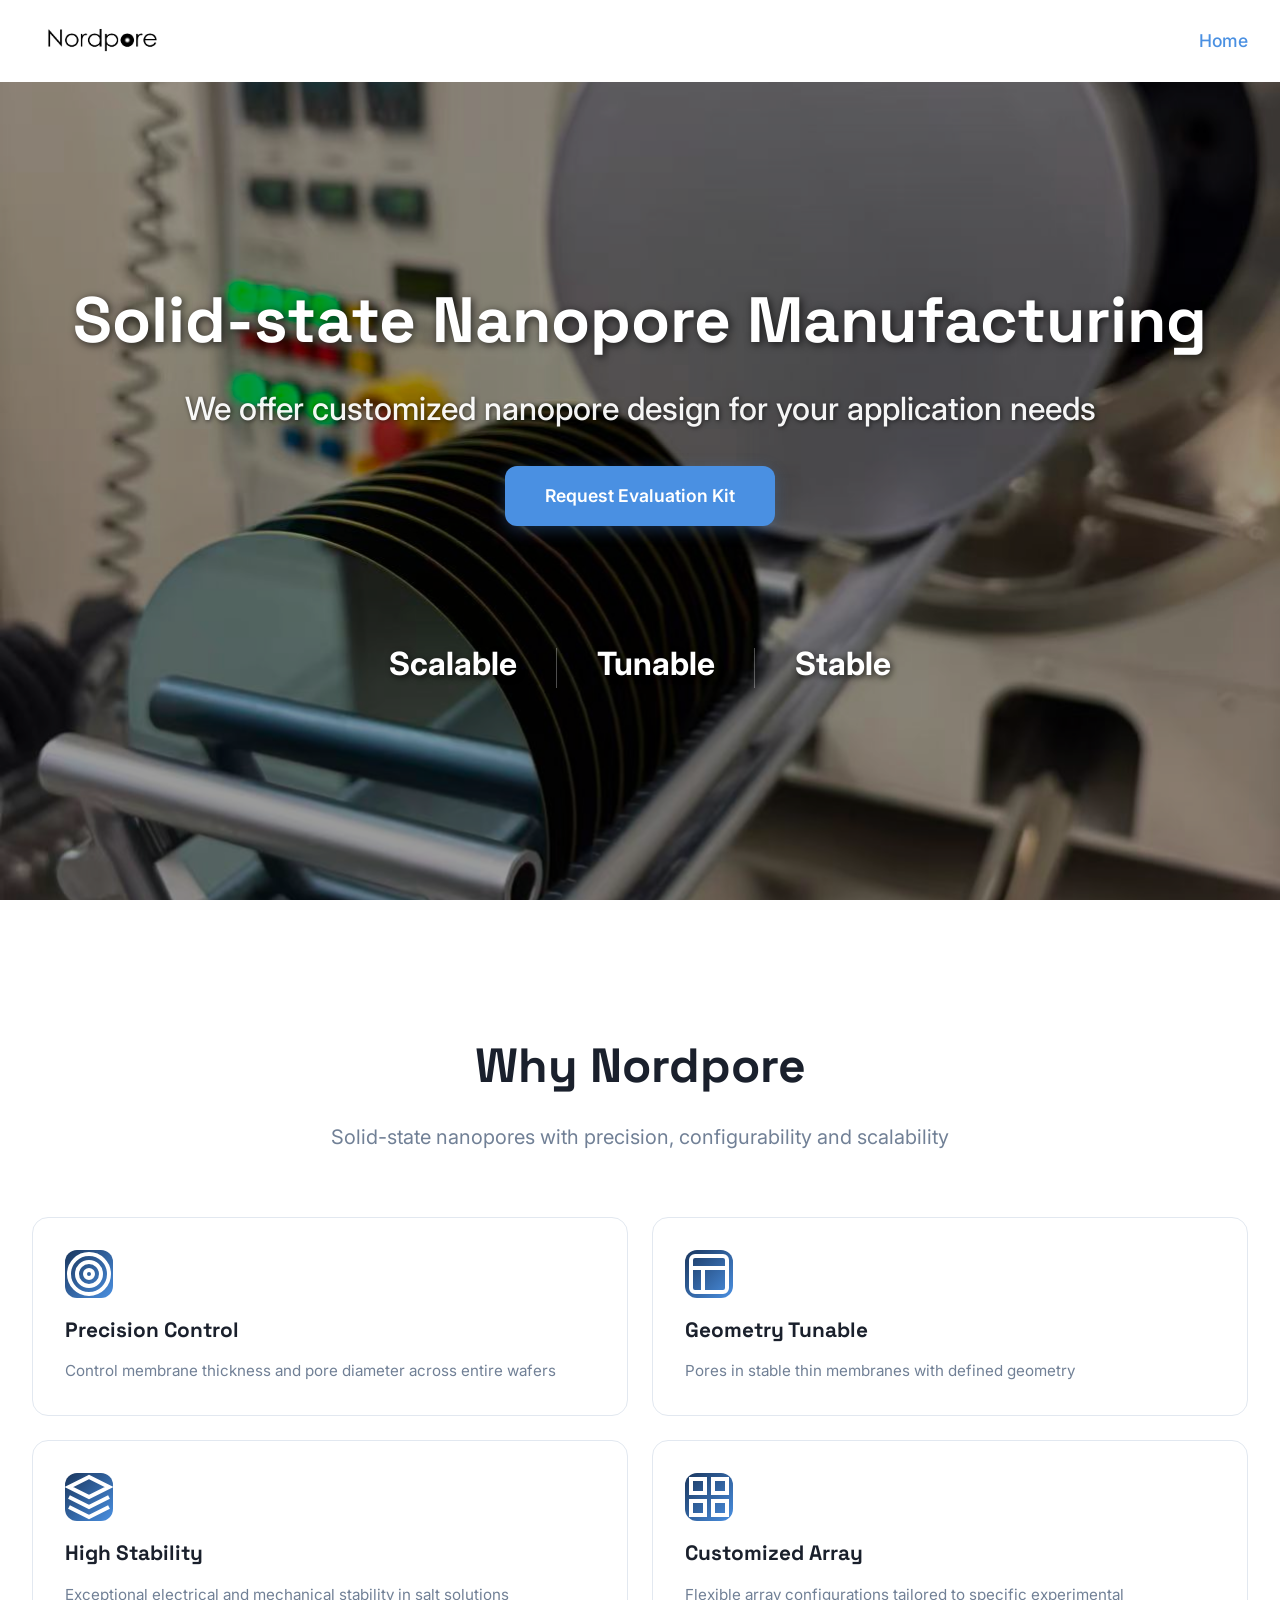
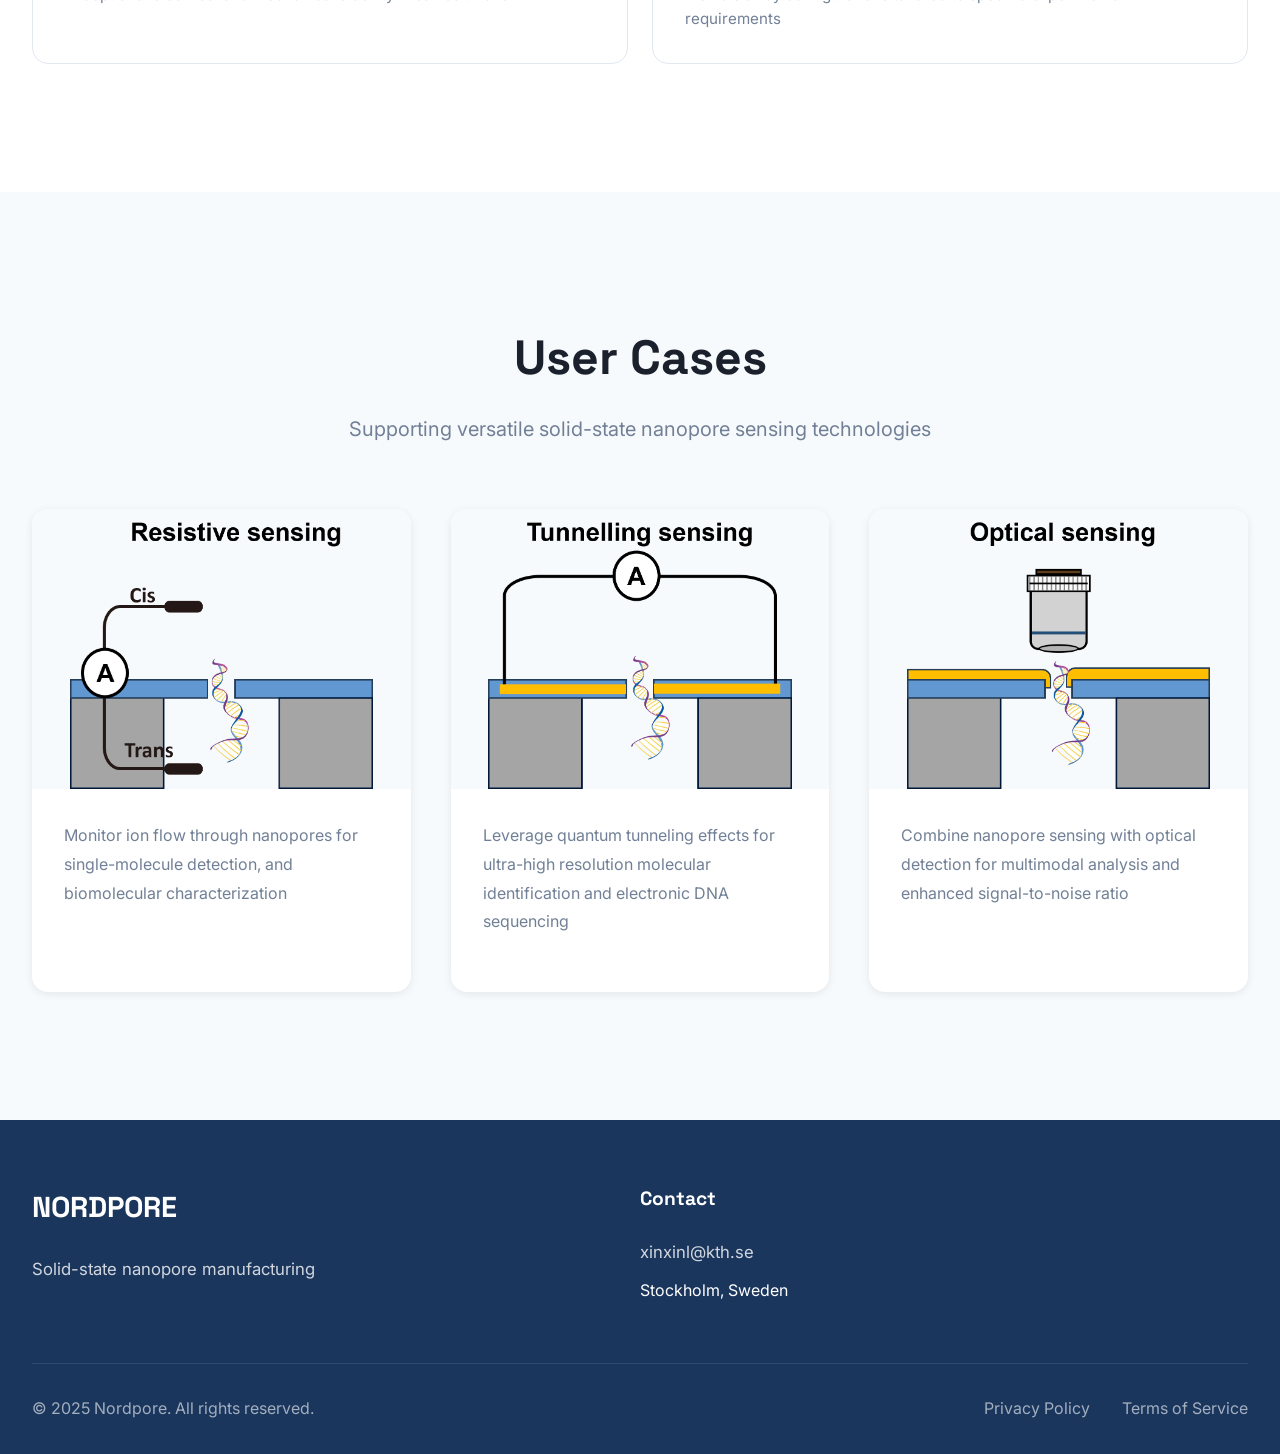
<file: index.html>
<!DOCTYPE html>
<html lang="en">
<head>
    <meta charset="UTF-8">
    <meta name="viewport" content="width=device-width, initial-scale=1.0">
    <title>Nordpore - Solid-state Nanopore Manufacturing</title>
    <link rel="stylesheet" href="styles/main.css">
    <link rel="preconnect" href="https://fonts.googleapis.com">
    <link rel="preconnect" href="https://fonts.gstatic.com" crossorigin>
    <link href="https://fonts.googleapis.com/css2?family=Inter:wght@300;400;500;600;700&family=Space+Grotesk:wght@500;600;700&display=swap" rel="stylesheet">
</head>
<body>
    <!-- Navigation -->
    <nav class="navbar">
        <div class="container">
            <div class="nav-wrapper">
                <a href="index.html" class="logo">
                    <img src="images/logo.png" alt="Nordpore Logo" class="logo-image">
                </a>
                <ul class="nav-menu" id="navMenu">
                    <li><a href="index.html" class="active">Home</a></li>
                </ul>
                <div class="hamburger" id="hamburger">
                    <span></span>
                    <span></span>
                    <span></span>
                </div>
            </div>
        </div>
    </nav>

    <!-- Hero Section -->
    <section class="hero">
        <!-- Background Carousel -->
        <div class="hero-carousel">
            <div class="hero-carousel-slide active">
                <img src="images/carousel-1.jpg" alt="Nordpore Facility">
            </div>
            <div class="hero-carousel-slide">
                <img src="images/carousel-3.jpg" alt="Nordpore Technology">
            </div>
            <div class="hero-carousel-slide">
                <img src="images/flowcell.jpg" alt="Nordpore Flowcell">
            </div>
            <div class="hero-carousel-overlay"></div>
        </div>
        
        <div class="container">
            <div class="hero-content">
                <h1 class="hero-title">Solid-state Nanopore Manufacturing</h1>
                <p class="hero-subtitle-large">We offer customized nanopore design for your application needs</p>
                <div class="hero-buttons">
                    <a href="mailto:xinxinl@kth.se" class="btn btn-primary">Request Evaluation Kit</a>
                </div>
                <div class="hero-stats">
                    <div class="stat-item">
                        <div class="stat-number">Scalable</div>
                    </div>
                    <div class="stat-item">
                        <div class="stat-number">Tunable</div>
                    </div>
                    <div class="stat-item">
                        <div class="stat-number">Stable</div>
                    </div>
                </div>
            </div>
        </div>
    </section>

    <!-- Features Section -->
    <section class="features">
        <div class="container">
            <div class="section-header">
                <h2>Why Nordpore</h2>
                <p>Solid-state nanopores with precision, configurability and scalability</p>
            </div>
            <div class="features-grid">
                <div class="feature-card">
                    <div class="feature-icon">
                        <svg width="48" height="48" viewBox="0 0 24 24" fill="none" stroke="currentColor" stroke-width="2">
                            <circle cx="12" cy="12" r="10"></circle>
                            <circle cx="12" cy="12" r="6"></circle>
                            <circle cx="12" cy="12" r="2"></circle>
                        </svg>
                    </div>
                    <h3>Precision Control</h3>
                    <p>Control membrane thickness and pore diameter across entire wafers</p>
                </div>
                <div class="feature-card">
                    <div class="feature-icon">
                        <svg width="48" height="48" viewBox="0 0 24 24" fill="none" stroke="currentColor" stroke-width="2">
                            <rect x="3" y="3" width="18" height="18" rx="2"></rect>
                            <path d="M3 9h18M9 21V9"></path>
                        </svg>
                    </div>
                    <h3>Geometry Tunable</h3>
                    <p>Pores in stable thin membranes with defined geometry</p>
                </div>
                <div class="feature-card">
                    <div class="feature-icon">
                        <svg width="48" height="48" viewBox="0 0 24 24" fill="none" stroke="currentColor" stroke-width="2">
                            <path d="M12 2L2 7l10 5 10-5-10-5z"></path>
                            <path d="M2 17l10 5 10-5"></path>
                            <path d="M2 12l10 5 10-5"></path>
                        </svg>
                    </div>
                    <h3>High Stability</h3>
                    <p>Exceptional electrical and mechanical stability in salt solutions</p>
                </div>
                <div class="feature-card">
                    <div class="feature-icon">
                        <svg width="48" height="48" viewBox="0 0 24 24" fill="none" stroke="currentColor" stroke-width="2">
                            <rect x="3" y="3" width="7" height="7"></rect>
                            <rect x="14" y="3" width="7" height="7"></rect>
                            <rect x="14" y="14" width="7" height="7"></rect>
                            <rect x="3" y="14" width="7" height="7"></rect>
                        </svg>
                    </div>
                    <h3>Customized Array</h3>
                    <p>Flexible array configurations tailored to specific experimental requirements</p>
                </div>
            </div>
        </div>
    </section>

    <!-- Use Cases Section -->
    <section class="applications">
        <div class="container">
            <div class="section-header">
                <h2>User Cases</h2>
                <p>Supporting versatile solid-state nanopore sensing technologies</p>
            </div>
            <div class="applications-grid">
                <div class="application-card">
                    <div class="application-image">
                        <img src="images/resistive.png" alt="Ionic Current Sensing">
                    </div>
                    <div class="application-content">
                        <p>Monitor ion flow through nanopores for single-molecule detection, and biomolecular characterization</p>
                    </div>
                </div>
                <div class="application-card">
                    <div class="application-image">
                        <img src="images/tunnel.png" alt="Tunneling Current Sensing">
                    </div>
                    <div class="application-content">
                        <p>Leverage quantum tunneling effects for ultra-high resolution molecular identification and electronic DNA sequencing</p>
                    </div>
                </div>
                <div class="application-card">
                    <div class="application-image">
                        <img src="images/optical.png" alt="Optical Readout">
                    </div>
                    <div class="application-content">
                        <p>Combine nanopore sensing with optical detection for multimodal analysis and enhanced signal-to-noise ratio</p>
                    </div>
                </div>
            </div>
        </div>
    </section>

    <!-- Footer -->
    <footer class="footer">
        <div class="container">
            <div class="footer-grid">
                <div class="footer-column">
                    <h3 class="footer-logo">NORDPORE</h3>
                    <p>Solid-state nanopore manufacturing</p>
                </div>
                <div class="footer-column">
                    <h4>Contact</h4>
                    <ul>
                        <li><a href="mailto:xinxinl@kth.se">xinxinl@kth.se</a></li>
                        <li>Stockholm, Sweden</li>
                    </ul>
                </div>
            </div>
            <div class="footer-bottom">
                <p>&copy; 2025 Nordpore. All rights reserved.</p>
                <div class="footer-links">
                    <a href="#">Privacy Policy</a>
                    <a href="#">Terms of Service</a>
                </div>
            </div>
        </div>
    </footer>

    <script src="scripts/main.js"></script>
</body>
</html>
</file>
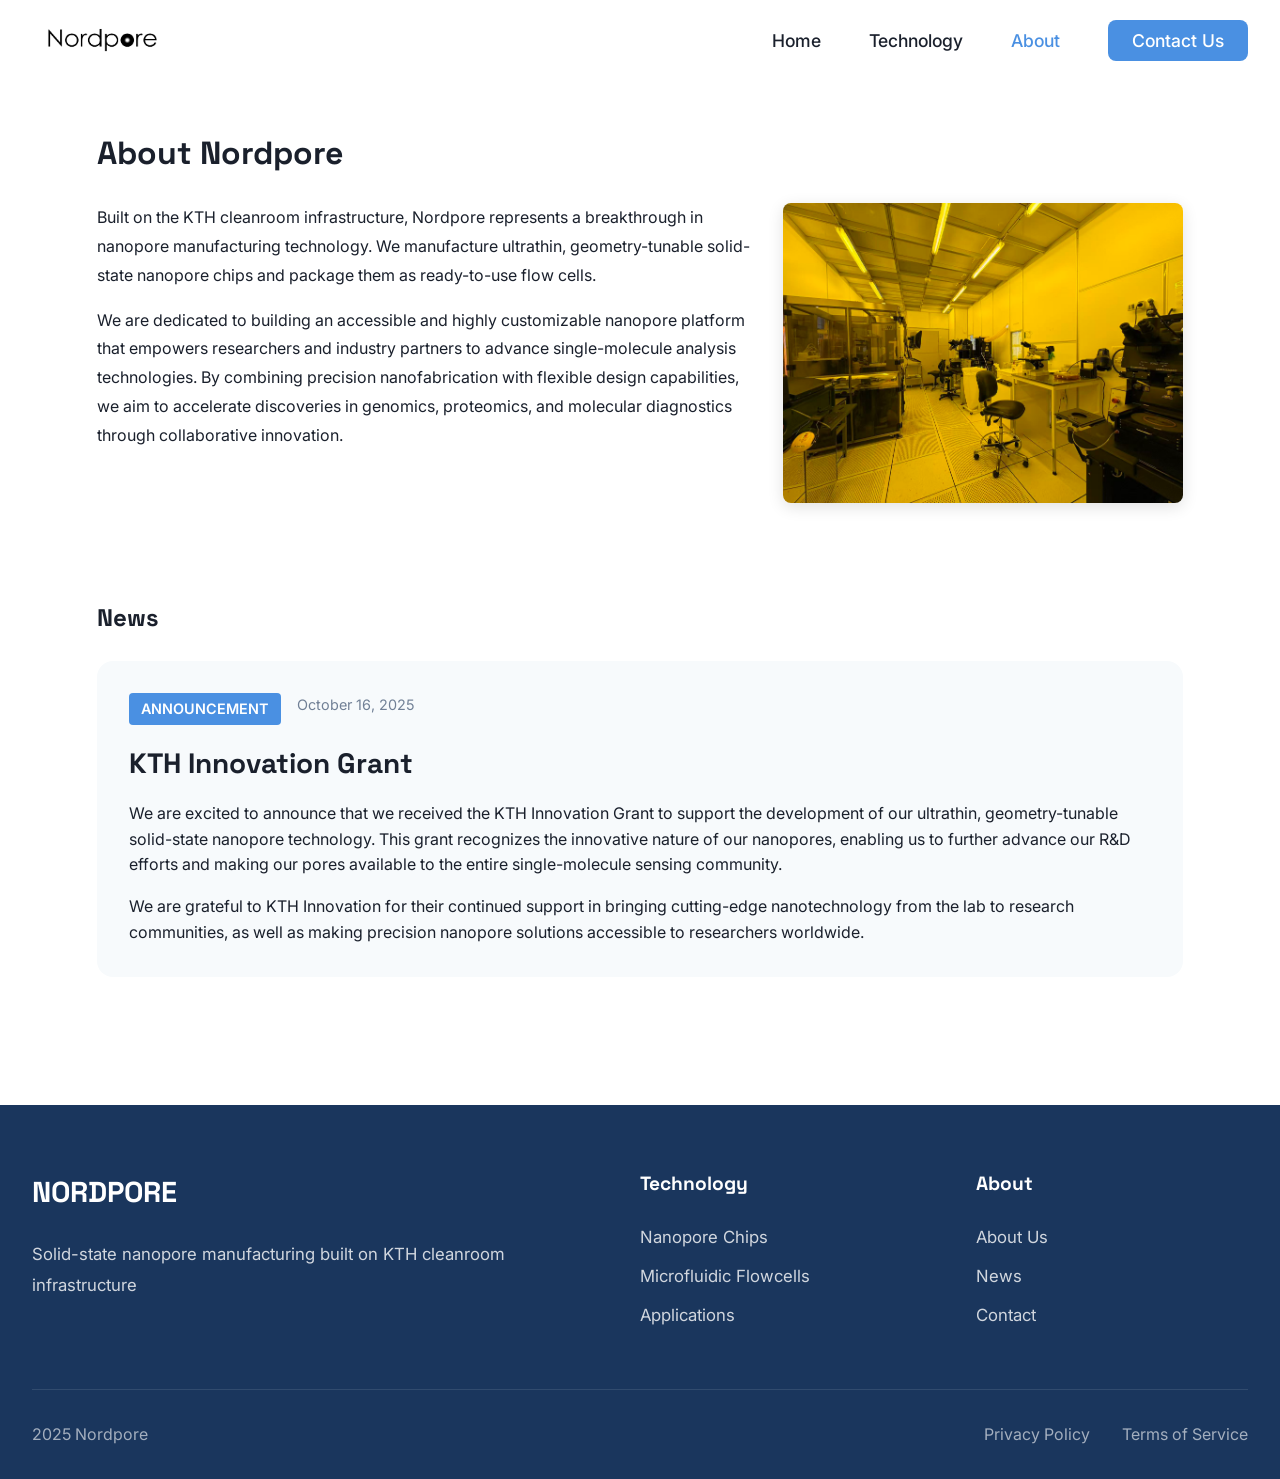
<file: about.html>
<!DOCTYPE html>
<html lang="en">
<head>
    <meta charset="UTF-8">
    <meta name="viewport" content="width=device-width, initial-scale=1.0">
    <title>About Us - Nordpore</title>
    
    <!-- SEO Meta Tags -->
    <meta name="description" content="Learn about Nordpore's mission to advance nanopore technology. Meet our team of researchers and scientists at KTH Royal Institute of Technology in Stockholm.">
    <meta name="keywords" content="about nordpore, nanopore research, KTH cleanroom, nanopore team, Stockholm biotech">
    
    <!-- Open Graph / Facebook -->
    <meta property="og:type" content="website">
    <meta property="og:url" content="https://www.nordpore.com/about.html">
    <meta property="og:title" content="About Nordpore - Our Mission & Team">
    <meta property="og:description" content="Leading the way in solid-state nanopore manufacturing from KTH Stockholm.">
    <meta property="og:image" content="https://www.nordpore.com/images/company-photo.jpg">
    
    <!-- Twitter -->
    <meta property="twitter:card" content="summary_large_image">
    <meta property="twitter:url" content="https://www.nordpore.com/about.html">
    <meta property="twitter:title" content="About Nordpore - Our Mission & Team">
    <meta property="twitter:description" content="Leading the way in solid-state nanopore manufacturing from KTH Stockholm.">
    <meta property="twitter:image" content="https://www.nordpore.com/images/company-photo.jpg">
    
    <!-- Favicon - 重要：使用绝对路径以便Google抓取 -->
    <link rel="icon" type="image/png" href="/images/icon.png">
    <link rel="shortcut icon" type="image/png" href="/images/icon.png">
    <link rel="icon" type="image/png" sizes="32x32" href="/images/icon.png">
    <link rel="icon" type="image/png" sizes="16x16" href="/images/icon.png">
    <link rel="apple-touch-icon" sizes="180x180" href="/images/icon.png">
    <!-- 备用：传统favicon位置 -->
    <link rel="icon" type="image/x-icon" href="/favicon.ico">
    
    <link rel="stylesheet" href="styles/main.css">
    <link rel="stylesheet" href="styles/pages.css">
    <link rel="preconnect" href="https://fonts.googleapis.com">
    <link rel="preconnect" href="https://fonts.gstatic.com" crossorigin>
    <link href="https://fonts.googleapis.com/css2?family=Inter:wght@300;400;500;600;700&family=Space+Grotesk:wght@500;600;700&display=swap" rel="stylesheet">
    <style>
        /* Responsive styles for About page only */
        @media (max-width: 968px) {
            .about-layout {
                flex-direction: column !important;
                gap: 2rem !important;
            }
            .about-layout img {
                width: 100% !important;
                max-width: 100% !important;
            }
            #news .news-item {
                flex-direction: column !important;
            }
            #news .news-item img {
                width: 100% !important;
            }
        }
    </style>
</head>
<body>
    <!-- Navigation -->
    <nav class="navbar">
        <div class="container">
            <div class="nav-wrapper">
                <a href="index.html" class="logo">
                    <img src="images/logo.png" alt="Nordpore Logo" class="logo-image">
                </a>
                <ul class="nav-menu" id="navMenu">
                    <li><a href="index.html">Home</a></li>
                    <li><a href="technology.html">Technology</a></li>
                    <li><a href="about.html" class="active">About</a></li>
                    <li><a href="contact.html" class="btn-contact">Contact Us</a></li>
                </ul>
                <div class="hamburger" id="hamburger">
                    <span></span>
                    <span></span>
                    <span></span>
                </div>
            </div>
        </div>
    </nav>

    <!-- About Overview -->
    <section class="content-section" style="padding-bottom: 3rem;">
        <div class="container" style="max-width: 1150px;">
            <h2 style="font-size: 2rem; margin-bottom: 1.5rem; color: var(--text-dark); font-family: 'Space Grotesk', sans-serif;">About Nordpore</h2>
            <div class="about-layout" style="display: flex; gap: 2rem; align-items: flex-start;">
                <div style="flex: 1;">
                    <p style="color: var(--text-secondary); margin-bottom: 1rem; line-height: 1.8;">Built on the KTH cleanroom infrastructure, Nordpore represents a breakthrough in nanopore manufacturing technology. We manufacture ultrathin, geometry-tunable solid-state nanopore chips and package them as ready-to-use flow cells.</p>
                    <p style="color: var(--text-secondary); line-height: 1.8;">We are dedicated to building an accessible and highly customizable nanopore platform that empowers researchers and industry partners to advance single-molecule analysis technologies. By combining precision nanofabrication with flexible design capabilities, we aim to accelerate discoveries in genomics, proteomics, and molecular diagnostics through collaborative innovation.</p>
                </div>
                <img src="images/yellowroom.jpg" alt="Cleanroom Manufacturing" style="width: 400px; height: auto; border-radius: 0.5rem; box-shadow: var(--shadow-md); flex-shrink: 0;">
            </div>
        </div>
    </section>

    <!-- News Section -->
    <section class="content-section" style="padding-top: 3rem;" id="news">
        <div class="container" style="max-width: 1150px;">
            <h3 style="font-size: 1.5rem; margin-bottom: 1.5rem; color: var(--text-dark); font-family: 'Space Grotesk', sans-serif;">News</h3>
            <div class="news-item" style="padding: 2rem; background: var(--bg-light); border-radius: 1rem; margin-bottom: 2rem;">
                <div class="news-meta" style="display: flex; gap: 1rem; margin-bottom: 1rem; font-size: 0.9rem;">
                    <span class="news-category" style="background: var(--accent-color); color: white; padding: 0.25rem 0.75rem; border-radius: 4px; font-weight: 600;">ANNOUNCEMENT</span>
                    <span style="color: var(--text-light);">October 16, 2025</span>
                </div>
                <h4 style="font-size: 1.75rem; margin-bottom: 1rem; color: var(--text-dark); font-family: 'Space Grotesk', sans-serif;">KTH Innovation Grant</h4>
                <p style="margin-bottom: 1rem;">We are excited to announce that we received the KTH Innovation Grant to support the development of our ultrathin, geometry-tunable solid-state nanopore technology. This grant recognizes the innovative nature of our nanopores, enabling us to further advance our R&D efforts and making our pores available to the entire single-molecule sensing community.</p>
                <p>We are grateful to KTH Innovation for their continued support in bringing cutting-edge nanotechnology from the lab to research communities, as well as making precision nanopore solutions accessible to researchers worldwide.</p>
            </div>
        </div>
    </section>


    <!-- Footer -->
    <footer class="footer">
        <div class="container">
            <div class="footer-grid">
                <div class="footer-column">
                    <h3 class="footer-logo">NORDPORE</h3>
                    <p>Solid-state nanopore manufacturing built on KTH cleanroom infrastructure</p>
                </div>
                <div class="footer-column">
                    <h4>Technology</h4>
                    <ul>
                        <li><a href="technology.html">Nanopore Chips</a></li>
                        <li><a href="technology.html">Microfluidic Flowcells</a></li>
                        <li><a href="index.html#usecases">Applications</a></li>
                    </ul>
                </div>
                <div class="footer-column">
                    <h4>About</h4>
                    <ul>
                        <li><a href="about.html">About Us</a></li>
                        <li><a href="about.html#news">News</a></li>
                        <li><a href="contact.html">Contact</a></li>
                    </ul>
                </div>
            </div>
            <div class="footer-bottom">
                <p>2025 Nordpore</p>
                <div class="footer-links">
                    <a href="#">Privacy Policy</a>
                    <a href="#">Terms of Service</a>
                </div>
            </div>
        </div>
    </footer>

    <script src="scripts/main.js"></script>
</body>
</html>
</file>
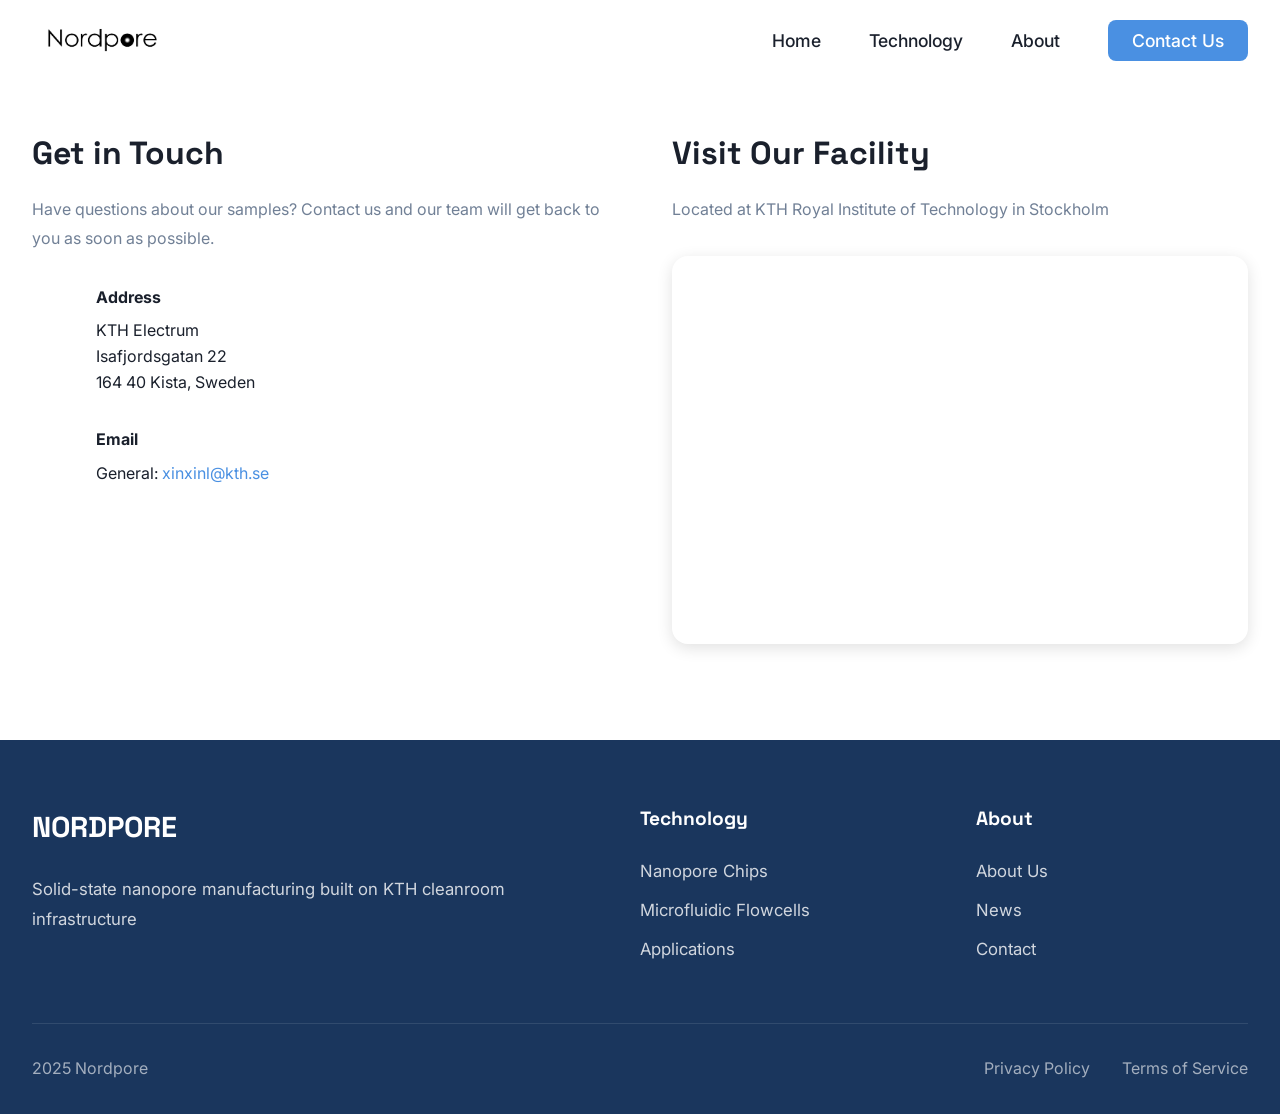
<file: contact.html>
<!DOCTYPE html>
<html lang="en">
<head>
    <meta charset="UTF-8">
    <meta name="viewport" content="width=device-width, initial-scale=1.0">
    <title>Contact Us - Nordpore</title>
    
    <!-- SEO Meta Tags -->
    <meta name="description" content="Contact Nordpore for custom nanopore chip inquiries. Located at KTH MST in Stockholm, Sweden. Email: xinxinl@kth.se">
    <meta name="keywords" content="contact nordpore, nanopore inquiry, KTH Stockholm, nanopore samples">
    
    <!-- Open Graph / Facebook -->
    <meta property="og:type" content="website">
    <meta property="og:url" content="https://www.nordpore.com/contact.html">
    <meta property="og:title" content="Contact Nordpore">
    <meta property="og:description" content="Get in touch with Nordpore for custom nanopore solutions.">
    <meta property="og:image" content="https://www.nordpore.com/images/logo.png">
    
    <!-- Twitter -->
    <meta property="twitter:card" content="summary">
    <meta property="twitter:url" content="https://www.nordpore.com/contact.html">
    <meta property="twitter:title" content="Contact Nordpore">
    <meta property="twitter:description" content="Get in touch with Nordpore for custom nanopore solutions.">
    <meta property="twitter:image" content="https://www.nordpore.com/images/logo.png">
    
    <!-- Favicon - 重要：使用绝对路径以便Google抓取 -->
    <link rel="icon" type="image/png" href="/images/icon.png">
    <link rel="shortcut icon" type="image/png" href="/images/icon.png">
    <link rel="icon" type="image/png" sizes="32x32" href="/images/icon.png">
    <link rel="icon" type="image/png" sizes="16x16" href="/images/icon.png">
    <link rel="apple-touch-icon" sizes="180x180" href="/images/icon.png">
    <!-- 备用：传统favicon位置 -->
    <link rel="icon" type="image/x-icon" href="/favicon.ico">
    
    <link rel="stylesheet" href="styles/main.css">
    <link rel="stylesheet" href="styles/pages.css">
    <link rel="preconnect" href="https://fonts.googleapis.com">
    <link rel="preconnect" href="https://fonts.gstatic.com" crossorigin>
    <link href="https://fonts.googleapis.com/css2?family=Inter:wght@300;400;500;600;700&family=Space+Grotesk:wght@500;600;700&display=swap" rel="stylesheet">
    <style>
        .contact-layout {
            display: grid;
            grid-template-columns: 1fr 1fr;
            gap: 4rem;
            align-items: start;
        }
        
        .contact-info-section, .contact-map-section {
            display: flex;
            flex-direction: column;
        }
        
        .contact-heading {
            font-size: 2rem;
            margin-bottom: 1rem;
            color: var(--text-dark);
            font-family: 'Space Grotesk', sans-serif;
        }
        
        .contact-intro {
            color: var(--text-light);
            margin-bottom: 2rem;
            line-height: 1.8;
        }
        
        .map-container {
            width: 100%;
            border-radius: 1rem;
            overflow: hidden;
            box-shadow: var(--shadow-md);
        }
        
        .contact-email-link {
            color: var(--accent-color);
            text-decoration: none;
        }
        
        .contact-email-link:hover {
            text-decoration: underline;
        }
        
        @media (max-width: 968px) {
            .contact-layout {
                grid-template-columns: 1fr;
                gap: 3rem;
            }
        }
    </style>
</head>
<body>
    <!-- Navigation -->
    <nav class="navbar">
        <div class="container">
            <div class="nav-wrapper">
                <a href="index.html" class="logo">
                    <img src="images/logo.png" alt="Nordpore Logo" class="logo-image">
                </a>
                <ul class="nav-menu" id="navMenu">
                    <li><a href="index.html">Home</a></li>
                    <li><a href="technology.html">Technology</a></li>
                    <li><a href="about.html">About</a></li>
                    <li><a href="contact.html" class="btn-contact active">Contact Us</a></li>
                </ul>
                <div class="hamburger" id="hamburger">
                    <span></span>
                    <span></span>
                    <span></span>
                </div>
            </div>
        </div>
    </nav>

    <!-- Contact Section -->
    <section class="content-section">
        <div class="container">
            <div class="contact-layout">
                <!-- Contact Information -->
                <div class="contact-info-section">
                    <h2 class="contact-heading">Get in Touch</h2>
                    <p class="contact-intro">Have questions about our samples? Contact us and our team will get back to you as soon as possible.</p>
                    
                    <div class="info-item">
                        <div class="info-icon">
                            <svg width="24" height="24" viewBox="0 0 24 24" fill="none" stroke="currentColor" stroke-width="2">
                                <path d="M21 10c0 7-9 13-9 13s-9-6-9-13a9 9 0 0 1 18 0z"></path>
                                <circle cx="12" cy="10" r="3"></circle>
                            </svg>
                        </div>
                        <div class="info-content">
                            <h4>Address</h4>
                            <p>KTH Electrum<br>
                            Isafjordsgatan 22<br>
                            164 40 Kista, Sweden</p>
                        </div>
                    </div>

                    <div class="info-item">
                        <div class="info-icon">
                            <svg width="24" height="24" viewBox="0 0 24 24" fill="none" stroke="currentColor" stroke-width="2">
                                <path d="M4 4h16c1.1 0 2 .9 2 2v12c0 1.1-.9 2-2 2H4c-1.1 0-2-.9-2-2V6c0-1.1.9-2 2-2z"></path>
                                <polyline points="22,6 12,13 2,6"></polyline>
                            </svg>
                        </div>
                        <div class="info-content">
                            <h4>Email</h4>
                            <p>General: <a href="mailto:xinxinl@kth.se" class="contact-email-link">xinxinl@kth.se</a></p>
                        </div>
                    </div>

                </div>

                <!-- Map Section -->
                <div class="contact-map-section">
                    <h2 class="contact-heading">Visit Our Facility</h2>
                    <p class="contact-intro">Located at KTH Royal Institute of Technology in Stockholm</p>
                    <div class="map-container">
                        <!-- Google Maps Embed -->
                        <iframe 
                            src="https://maps.google.com/maps?q=Electrum,+Isafjordsgatan+22,+164+40+Kista,+Sweden&amp;z=15&amp;output=embed"
                            width="100%" 
                            height="380" 
                            style="border:0;" 
                            allowfullscreen="" 
                            loading="lazy" 
                            referrerpolicy="strict-origin-when-cross-origin" title="Map to Electrum, Kista">
                        </iframe>
                    </div>
                </div>
            </div>
        </div>
    </section>

    <!-- Footer -->
    <footer class="footer">
        <div class="container">
            <div class="footer-grid">
                <div class="footer-column">
                    <h3 class="footer-logo">NORDPORE</h3>
                    <p>Solid-state nanopore manufacturing built on KTH cleanroom infrastructure</p>
                </div>
                <div class="footer-column">
                    <h4>Technology</h4>
                    <ul>
                        <li><a href="technology.html">Nanopore Chips</a></li>
                        <li><a href="technology.html">Microfluidic Flowcells</a></li>
                        <li><a href="index.html#usecases">Applications</a></li>
                    </ul>
                </div>
                <div class="footer-column">
                    <h4>About</h4>
                    <ul>
                        <li><a href="about.html">About Us</a></li>
                        <li><a href="about.html#news">News</a></li>
                        <li><a href="contact.html">Contact</a></li>
                    </ul>
                </div>
            </div>
            <div class="footer-bottom">
                <p>2025 Nordpore</p>
                <div class="footer-links">
                    <a href="#">Privacy Policy</a>
                    <a href="#">Terms of Service</a>
                </div>
            </div>
        </div>
    </footer>

    <script src="scripts/main.js"></script>
</body>
</html>
</file>
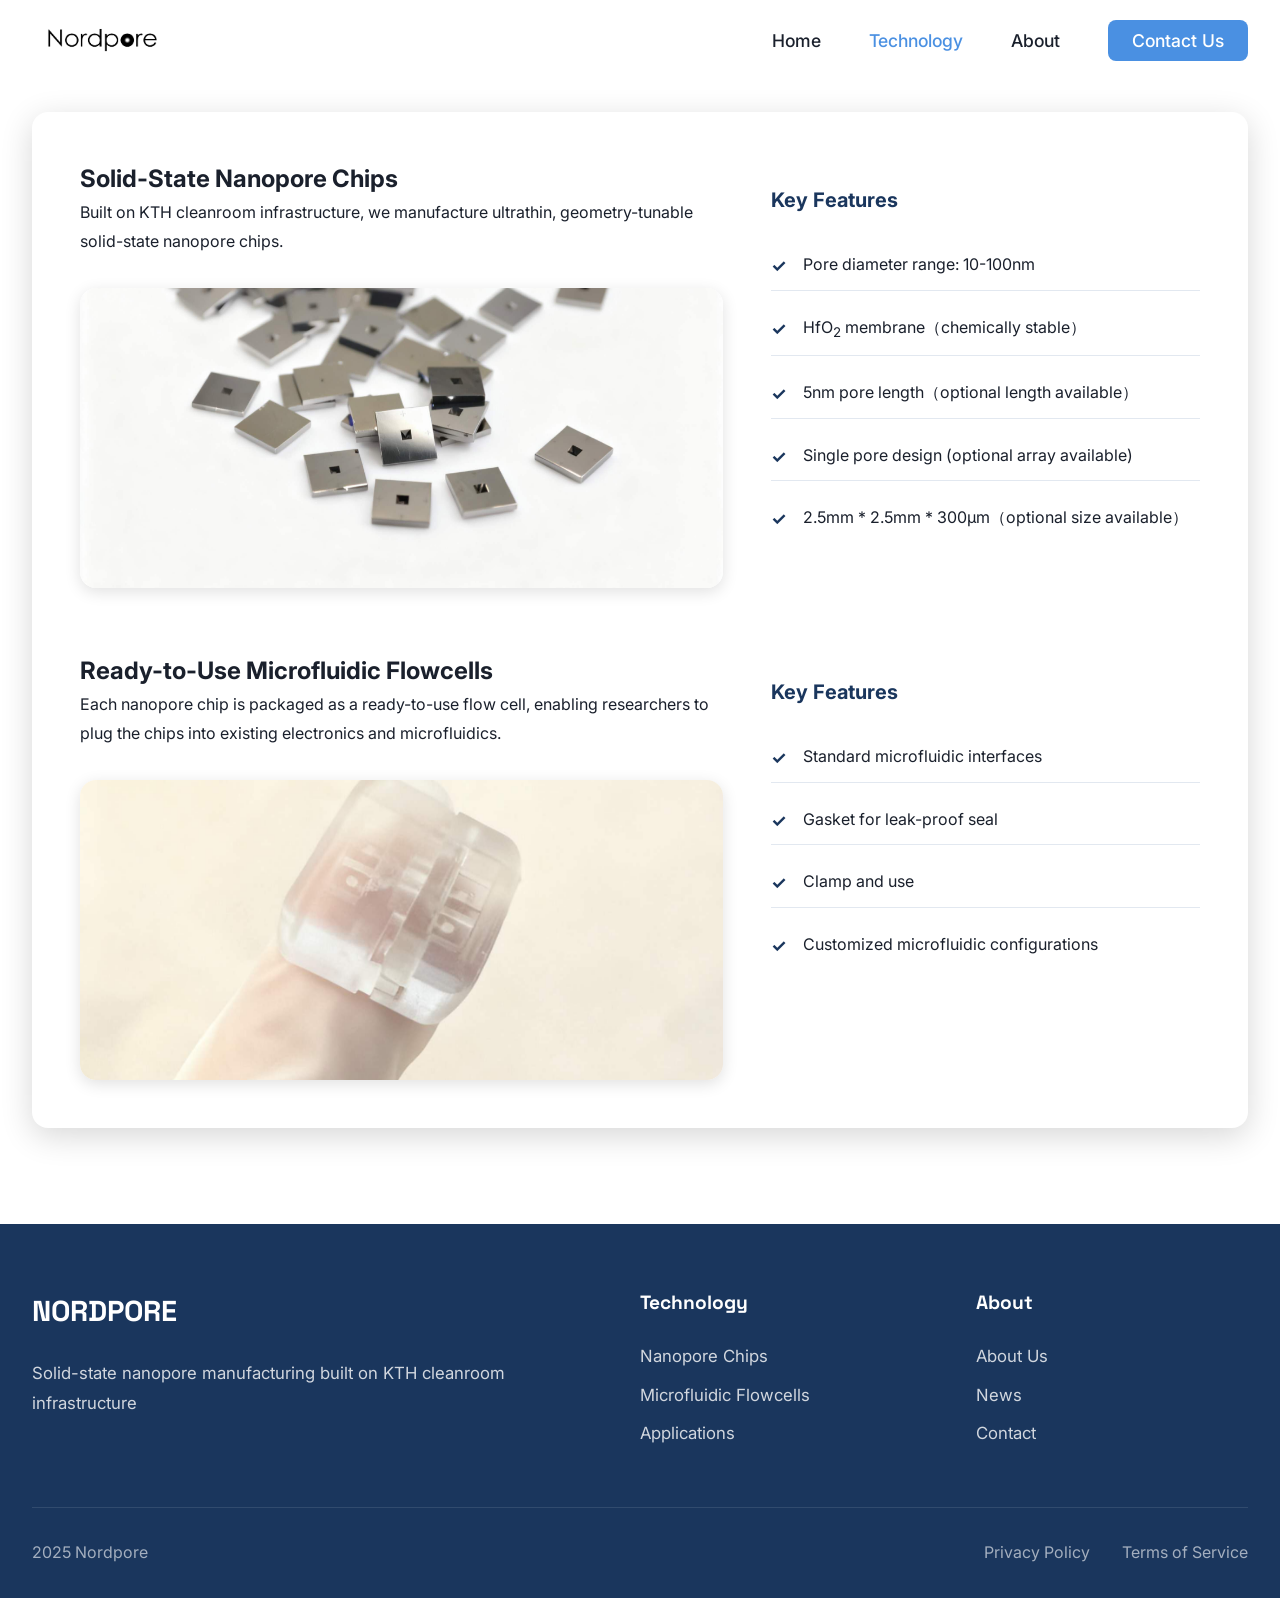
<file: technology.html>
<!DOCTYPE html>
<html lang="en">
<head>
    <meta charset="UTF-8">
    <meta name="viewport" content="width=device-width, initial-scale=1.0">
    <title>Technology - Nordpore Nanopore Chips & Microfluidic Flowcells</title>
    
    <!-- SEO Meta Tags -->
    <meta name="description" content="Explore Nordpore's advanced solid-state nanopore technology. Custom nanopore chips and microfluidic flowcells for ionic current sensing, tunneling current detection, and optical readout applications.">
    <meta name="keywords" content="nanopore technology, microfluidic flowcells, ionic current sensing, tunneling current, optical readout, nanopore chips">
    
    <!-- Open Graph / Facebook -->
    <meta property="og:type" content="website">
    <meta property="og:url" content="https://www.nordpore.com/technology.html">
    <meta property="og:title" content="Nordpore Technology - Advanced Nanopore Solutions">
    <meta property="og:description" content="Custom nanopore chips and microfluidic flowcells for cutting-edge sensing applications.">
    <meta property="og:image" content="https://www.nordpore.com/images/nanopore.png">
    
    <!-- Twitter -->
    <meta property="twitter:card" content="summary_large_image">
    <meta property="twitter:url" content="https://www.nordpore.com/technology.html">
    <meta property="twitter:title" content="Nordpore Technology - Advanced Nanopore Solutions">
    <meta property="twitter:description" content="Custom nanopore chips and microfluidic flowcells for cutting-edge sensing applications.">
    <meta property="twitter:image" content="https://www.nordpore.com/images/nanopore.png">
    
    <!-- Favicon - 重要：使用绝对路径以便Google抓取 -->
    <link rel="icon" type="image/png" href="/images/icon.png">
    <link rel="shortcut icon" type="image/png" href="/images/icon.png">
    <link rel="icon" type="image/png" sizes="32x32" href="/images/icon.png">
    <link rel="icon" type="image/png" sizes="16x16" href="/images/icon.png">
    <link rel="apple-touch-icon" sizes="180x180" href="/images/icon.png">
    <!-- 备用：传统favicon位置 -->
    <link rel="icon" type="image/x-icon" href="/favicon.ico">
    
    <link rel="stylesheet" href="styles/main.css">
    <link rel="stylesheet" href="styles/pages.css">
    <link rel="preconnect" href="https://fonts.googleapis.com">
    <link rel="preconnect" href="https://fonts.gstatic.com" crossorigin>
    <link href="https://fonts.googleapis.com/css2?family=Inter:wght@300;400;500;600;700&family=Space+Grotesk:wght@500;600;700&display=swap" rel="stylesheet">
</head>
<body>
    <!-- Navigation -->
    <nav class="navbar">
        <div class="container">
            <div class="nav-wrapper">
                <a href="index.html" class="logo">
                    <img src="images/logo.png" alt="Nordpore Logo" class="logo-image">
                </a>
                <ul class="nav-menu" id="navMenu">
                    <li><a href="index.html">Home</a></li>
                    <li><a href="technology.html" class="active">Technology</a></li>
                    <li><a href="about.html">About</a></li>
                    <li><a href="contact.html" class="btn-contact">Contact Us</a></li>
                </ul>
                <div class="hamburger" id="hamburger">
                    <span></span>
                    <span></span>
                    <span></span>
                </div>
            </div>
        </div>
    </nav>

    <!-- Sample 1: Nanopore Chip -->
    <section class="content-section" style="padding-top: 4rem;">
        <div class="container">
            <div class="sample-container">
                <div class="sample-layout">
                    <div class="sample-main">
                        <div class="sample-description">
                            <h2>Solid-State Nanopore Chips</h2>
                            <p>Built on KTH cleanroom infrastructure, we manufacture ultrathin, geometry-tunable solid-state nanopore chips.</p>
                        </div>
                        <div class="sample-image">
                            <img src="images/carousel-3.jpg" alt="Nanopore Chip">
                        </div>
                    </div>
                    <div class="sample-features">
                        <h4>Key Features</h4>
                        <ul class="check-list">
                            <li>Pore diameter range: 10-100nm</li>
                            <li>HfO<sub>2</sub> membrane（chemically stable）</li>
                            <li>5nm pore length（optional length available）</li>
                            <li>Single pore design (optional array available)</li>
                            <li>2.5mm * 2.5mm * 300μm（optional size available）</li>
                        </ul>
                    </div>
                </div>
                
                <!-- Microfluidic Flowcell - No separate section header -->
                <div class="sample-layout" style="margin-top: 4rem;">
                    <div class="sample-main">
                        <div class="sample-description">
                            <h2>Ready-to-Use Microfluidic Flowcells</h2>
                            <p>Each nanopore chip is packaged as a ready-to-use flow cell, enabling researchers to plug the chips into existing electronics and microfluidics.</p>
                        </div>
                        <div class="sample-image">
                            <img src="images/flowcell.jpg" alt="Microfluidic Flowcell">
                        </div>
                    </div>
                    <div class="sample-features">
                        <h4>Key Features</h4>
                        <ul class="check-list">
                            <li>Standard microfluidic interfaces</li>
                            <li>Gasket for leak-proof seal</li>
                            <li>Clamp and use</li>
                            <li>Customized microfluidic configurations</li>
                        </ul>
                    </div>
                </div>
            </div>
        </div>
    </section>

    <!-- Footer -->
    <footer class="footer">
        <div class="container">
            <div class="footer-grid">
                <div class="footer-column">
                    <h3 class="footer-logo">NORDPORE</h3>
                    <p>Solid-state nanopore manufacturing built on KTH cleanroom infrastructure</p>
                </div>
                <div class="footer-column">
                    <h4>Technology</h4>
                    <ul>
                        <li><a href="technology.html">Nanopore Chips</a></li>
                        <li><a href="technology.html">Microfluidic Flowcells</a></li>
                        <li><a href="index.html#usecases">Applications</a></li>
                    </ul>
                </div>
                <div class="footer-column">
                    <h4>About</h4>
                    <ul>
                        <li><a href="about.html">About Us</a></li>
                        <li><a href="about.html#news">News</a></li>
                        <li><a href="contact.html">Contact</a></li>
                    </ul>
                </div>
            </div>
            <div class="footer-bottom">
                <p>2025 Nordpore</p>
                <div class="footer-links">
                    <a href="#">Privacy Policy</a>
                    <a href="#">Terms of Service</a>
                </div>
            </div>
        </div>
    </footer>

    <script src="scripts/main.js"></script>
</body>
</html>
</file>
<file: styles/main.css>
/* CSS Variables */
:root {
    --primary-color: #1a365d;
    --secondary-color: #2c5282;
    --accent-color: #4a90e2;
    --text-dark: #1a202c;
    --text-light: #718096;
    --bg-light: #f7fafc;
    --bg-white: #ffffff;
    --border-color: #e2e8f0;
    --shadow-sm: 0 2px 8px rgba(0, 0, 0, 0.08);
    --shadow-md: 0 4px 16px rgba(0, 0, 0, 0.12);
    --shadow-lg: 0 8px 32px rgba(0, 0, 0, 0.16);
}

/* Global Styles */
* {
    margin: 0;
    padding: 0;
    box-sizing: border-box;
}

html {
    scroll-behavior: smooth;
}

body {
    font-family: 'Inter', -apple-system, BlinkMacSystemFont, 'Segoe UI', Roboto, sans-serif;
    color: var(--text-dark);
    line-height: 1.6;
    background: var(--bg-white);
}

/* Add top padding to non-home pages */
body:not(:has(.hero)) .content-section:first-of-type {
    padding-top: 8rem;
}

.container {
    max-width: 1400px;
    margin: 0 auto;
    padding: 0 2rem;
}

/* Navigation */
.navbar {
    position: fixed;
    top: 0;
    width: 100%;
    background: #ffffff;
    z-index: 1000;
    box-shadow: var(--shadow-sm);
}

.nav-wrapper {
    display: flex;
    justify-content: space-between;
    align-items: center;
    padding: 1rem 0;
}

.logo {
    font-size: 1.8rem;
    font-weight: 700;
    font-family: 'Space Grotesk', sans-serif;
    background: linear-gradient(135deg, var(--primary-color), var(--accent-color));
    -webkit-background-clip: text;
    -webkit-text-fill-color: transparent;
    text-decoration: none;
    display: flex;
    align-items: center;
}

.logo-image {
    height: 50px;
    width: auto;
}

body:has(.hero) .logo-image {
    height: 50px;
}

.nav-menu {
    display: flex;
    list-style: none;
    gap: 3rem;
    align-items: center;
}

.nav-menu a {
    text-decoration: none;
    color: var(--text-dark);
    font-weight: 500;
    font-size: 1.1rem;
    transition: color 0.3s ease;
}

.nav-menu a:hover,
.nav-menu a.active {
    color: var(--accent-color);
}

.btn-contact {
    padding: 0.6rem 1.5rem;
    background: var(--accent-color);
    color: white !important;
    border-radius: 8px;
    transition: all 0.3s ease;
}

.btn-contact:hover {
    background: var(--primary-color);
    transform: translateY(-2px);
}

.hamburger {
    display: none;
    flex-direction: column;
    cursor: pointer;
    gap: 4px;
}

.hamburger span {
    width: 25px;
    height: 3px;
    background: var(--text-dark);
    transition: 0.3s;
    border-radius: 2px;
}

/* Hero Section */
.hero {
    position: relative;
    min-height: 100vh;
    display: flex;
    align-items: center;
    color: white;
    overflow: hidden;
    padding-top: 80px;
}

.hero-carousel {
    position: absolute;
    top: 0;
    left: 0;
    width: 100%;
    height: 100%;
    z-index: 0;
}

.hero-carousel-slide {
    position: absolute;
    top: 0;
    left: 0;
    width: 100%;
    height: 100%;
    opacity: 0;
    transition: opacity 1s ease-in-out;
}

.hero-carousel-slide.active {
    opacity: 1;
}

.hero-carousel-slide img {
    width: 100%;
    height: 100%;
    object-fit: cover;
}

.hero-carousel-overlay {
    position: absolute;
    top: 0;
    left: 0;
    width: 100%;
    height: 100%;
    background: rgba(0, 0, 0, 0.4);
    z-index: 1;
}

.hero-content {
    position: relative;
    z-index: 2;
    width: 100%;
    padding: 2rem 0;
    text-align: center;
    display: flex;
    flex-direction: column;
    align-items: center;
}

.hero-title {
    font-size: clamp(1.75rem, 5vw, 4.5rem);
    font-weight: 700;
    font-family: 'Space Grotesk', sans-serif;
    margin-bottom: 1.5rem;
    line-height: 1.2;
    color: #ffffff;
    text-shadow: 2px 2px 8px rgba(0, 0, 0, 0.7);
    text-align: center;
    margin-left: auto;
    margin-right: auto;
    padding: 0 1rem;
}

.hero-subtitle {
    font-size: 1.4rem;
    margin-bottom: 1rem;
    color: #ffffff;
    opacity: 0.95;
    font-weight: 400;
    text-shadow: 1px 1px 4px rgba(0, 0, 0, 0.6);
}

.hero-subtitle-large {
    font-size: 2rem;
    margin-bottom: 2rem;
    color: #ffffff;
    opacity: 0.95;
    font-weight: 500;
    text-shadow: 1px 1px 4px rgba(0, 0, 0, 0.6);
}

.hero-buttons {
    display: flex;
    gap: 1.5rem;
    margin-bottom: 4rem;
    justify-content: center;
}

.btn {
    padding: 1rem 2.5rem;
    border-radius: 12px;
    text-decoration: none;
    font-weight: 600;
    transition: all 0.3s ease;
    display: inline-block;
    font-size: 1.1rem;
}

.btn-primary {
    background: var(--accent-color);
    color: white;
    box-shadow: 0 4px 16px rgba(74, 144, 226, 0.3);
}

.btn-primary:hover {
    background: var(--primary-color);
    transform: translateY(-2px);
    box-shadow: 0 6px 20px rgba(74, 144, 226, 0.4);
}

.btn-secondary {
    background: rgba(255, 255, 255, 0.15);
    color: white;
    border: 2px solid white;
    backdrop-filter: blur(10px);
}

.btn-secondary:hover {
    background: white;
    color: var(--primary-color);
}

.hero-stats {
    display: flex;
    justify-content: center;
    align-items: center;
    gap: 3rem;
    margin-top: 3rem;
}

.stat-item {
    text-align: center;
    padding: 0 1rem;
    position: relative;
}

.stat-item:not(:last-child)::after {
    content: '';
    position: absolute;
    right: -1.5rem;
    top: 50%;
    transform: translateY(-50%);
    width: 1px;
    height: 40px;
    background: rgba(255, 255, 255, 0.3);
}

.stat-number {
    font-size: 2rem;
    font-weight: 700;
    margin-bottom: 0.5rem;
    color: #ffffff;
    text-shadow: 2px 2px 6px rgba(0, 0, 0, 0.7);
}

.stat-label {
    font-size: 1rem;
    color: #ffffff;
    opacity: 0.9;
    text-shadow: 1px 1px 4px rgba(0, 0, 0, 0.6);
}

/* Features Section */
.features {
    padding: 8rem 0;
    background: var(--bg-white);
}

.section-header {
    text-align: center;
    margin-bottom: 4rem;
}

.section-header h2 {
    font-size: 3rem;
    font-weight: 700;
    font-family: 'Space Grotesk', sans-serif;
    margin-bottom: 1rem;
    color: var(--text-dark);
}

.section-header p {
    font-size: 1.25rem;
    color: var(--text-light);
    max-width: 700px;
    margin: 0 auto;
}

.features-with-image {
    display: flex;
    gap: 4rem;
    align-items: center;
}

.features-grid {
    flex: 1;
    display: grid;
    grid-template-columns: repeat(2, 1fr);
    gap: 1.5rem;
}

.features-image {
    flex: 0 0 45%;
    display: flex;
    align-items: center;
    justify-content: center;
}

.features-image img {
    width: 100%;
    height: auto;
    max-width: 500px;
    border-radius: 1rem;
    box-shadow: var(--shadow-md);
}

.feature-card {
    padding: 2rem;
    background: var(--bg-white);
    border: 1px solid var(--border-color);
    border-radius: 16px;
    transition: all 0.3s ease;
}

.feature-card:hover {
    transform: translateY(-8px);
    box-shadow: 0 8px 24px rgba(0, 0, 0, 0.12);
}

.feature-icon {
    width: 48px;
    height: 48px;
    background: linear-gradient(135deg, var(--primary-color), var(--accent-color));
    border-radius: 12px;
    display: flex;
    align-items: center;
    justify-content: center;
    margin-bottom: 1rem;
    color: white;
}

.feature-card h3 {
    font-size: 1.3rem;
    margin-bottom: 0.75rem;
    color: var(--text-dark);
    font-family: 'Space Grotesk', sans-serif;
}

.feature-card p {
    color: var(--text-light);
    line-height: 1.6;
    font-size: 0.95rem;
}

/* Applications Section */
.applications {
    padding: 8rem 0;
    background: var(--bg-light);
}

.applications-grid {
    display: grid;
    grid-template-columns: repeat(3, 1fr);
    gap: 2.5rem;
}

.application-card {
    background: var(--bg-white);
    border-radius: 16px;
    overflow: hidden;
    box-shadow: var(--shadow-sm);
    transition: all 0.3s ease;
    display: flex;
    flex-direction: column;
}

.application-card:hover {
    box-shadow: var(--shadow-lg);
    transform: translateY(-4px);
}

.application-image {
    height: 280px;
    overflow: hidden;
    display: flex;
    align-items: center;
    justify-content: center;
    background: var(--bg-light);
}

.application-image img {
    width: 100%;
    height: 280px;
    object-fit: contain;
}

.application-content {
    padding: 2rem;
    flex: 1;
}

.application-content h3 {
    font-size: 1.75rem;
    margin-bottom: 1rem;
    color: var(--text-dark);
    font-family: 'Space Grotesk', sans-serif;
}

.application-content p {
    color: var(--text-light);
    margin-bottom: 1.5rem;
    line-height: 1.8;
}

/* Footer */
.footer {
    background: var(--primary-color);
    color: white;
    padding: 4rem 0 2rem;
}

.footer-grid {
    display: grid;
    grid-template-columns: 2fr 1fr 1fr;
    gap: 4rem;
    margin-bottom: 3rem;
}

.footer-column h3,
.footer-column h4 {
    margin-bottom: 1.5rem;
    font-family: 'Space Grotesk', sans-serif;
}

.footer-logo {
    font-size: 1.8rem;
    margin-bottom: 1rem;
    font-family: Arial, sans-serif;
    color: #ffffff;
}

.footer-column p {
    color: rgba(255, 255, 255, 0.8);
    line-height: 1.8;
    margin-bottom: 1.5rem;
    font-size: 1.05rem;
}

.footer-column h4 {
    font-size: 1.2rem;
    color: #ffffff;
}

.footer-column ul {
    list-style: none;
}

.footer-column ul li {
    margin-bottom: 0.75rem;
}

.footer-column ul li a {
    color: rgba(255, 255, 255, 0.8);
    text-decoration: none;
    transition: color 0.3s ease;
    font-size: 1.05rem;
}

.footer-column ul li a:hover {
    color: white;
}

.social-links {
    display: flex;
    gap: 1rem;
}

.social-links a {
    width: 40px;
    height: 40px;
    background: rgba(255, 255, 255, 0.1);
    border-radius: 8px;
    display: flex;
    align-items: center;
    justify-content: center;
    transition: all 0.3s ease;
}

.social-links a:hover {
    background: var(--accent-color);
    transform: translateY(-2px);
}

.footer-bottom {
    padding-top: 2rem;
    border-top: 1px solid rgba(255, 255, 255, 0.1);
    display: flex;
    justify-content: space-between;
    align-items: center;
}

.footer-bottom p {
    color: rgba(255, 255, 255, 0.6);
}

.footer-links {
    display: flex;
    gap: 2rem;
}

.footer-links a {
    color: rgba(255, 255, 255, 0.6);
    text-decoration: none;
    transition: color 0.3s ease;
}

.footer-links a:hover {
    color: white;
}

/* Responsive Design */
@media (max-width: 968px) {
    .container {
        padding: 0 1.5rem;
    }

    .hamburger {
        display: flex;
    }

    .nav-menu {
        position: fixed;
        left: -100%;
        top: 70px;
        flex-direction: column;
        background: var(--bg-white);
        width: 100%;
        text-align: center;
        transition: 0.3s;
        box-shadow: var(--shadow-md);
        padding: 2rem 0;
        gap: 1.5rem;
    }

    .nav-menu.active {
        left: 0;
    }

    .hero {
        min-height: 85vh;
        padding-top: 70px;
    }

    .hero-title {
        font-size: clamp(1.5rem, 6vw, 2.5rem);
        line-height: 1.3;
        margin-bottom: 1.25rem;
    }

    .hero-subtitle-large {
        font-size: 1.3rem;
    }

    .hero-buttons {
        flex-direction: column;
        align-items: center;
        width: 100%;
        padding: 0 1rem;
        margin-bottom: 3rem;
    }

    .hero-buttons .btn {
        width: 100%;
        max-width: 300px;
        text-align: center;
    }

    .hero-stats {
        flex-direction: column;
        gap: 1.5rem;
        margin-top: 2rem;
    }

    .stat-item:not(:last-child)::after {
        display: none;
    }

    .stat-number {
        font-size: 1.75rem;
    }

    .stat-label {
        font-size: 0.95rem;
    }

    .features-with-image {
        flex-direction: column;
    }

    .features-grid {
        grid-template-columns: 1fr;
    }

    .features-image {
        flex: 0 0 auto;
        width: 100%;
    }

    .applications-grid {
        grid-template-columns: 1fr;
    }

    .application-image {
        height: 250px;
    }

    .application-image img {
        height: 250px;
    }

    .footer-grid {
        grid-template-columns: 1fr;
        gap: 2rem;
    }

    .footer-bottom {
        flex-direction: column;
        gap: 1rem;
        text-align: center;
    }

    .section-header h2 {
        font-size: 2rem;
    }

    .logo-image {
        height: 35px;
    }

    body:has(.hero) .logo-image {
        height: 35px;
    }
}

@media (max-width: 640px) {
    .container {
        padding: 0 1rem;
    }

    .hero {
        min-height: 80vh;
    }

    .hero-title {
        font-size: 1.5rem;
        line-height: 1.3;
        padding: 0 0.5rem;
    }

    .hero-content {
        padding: 1rem 0;
    }

    .hero-buttons {
        margin-bottom: 2rem;
        gap: 1rem;
    }

    .btn {
        padding: 0.875rem 2rem;
        font-size: 1rem;
    }

    .hero-stats {
        gap: 1rem;
        margin-top: 1.5rem;
    }

    .stat-number {
        font-size: 1.5rem;
    }

    .features {
        padding: 4rem 0;
    }

    .section-header h2 {
        font-size: 1.75rem;
    }

    .section-header p {
        font-size: 1rem;
    }

    .applications {
        padding: 4rem 0;
    }

    .footer {
        padding: 3rem 0 1.5rem;
    }
}
</file>
<file: styles/pages.css>
/* Page-specific styles */

/* Page Header */
.page-header {
    padding: 10rem 0 6rem;
    background: linear-gradient(135deg, #f8fafc 0%, #e0e7ff 50%, #dbeafe 100%);
    background-size: cover;
    background-position: center;
    background-repeat: no-repeat;
    text-align: center;
    margin-top: 70px;
    position: relative;
}

.page-header::before {
    content: '';
    position: absolute;
    top: 0;
    left: 0;
    right: 0;
    bottom: 0;
    background: rgba(255, 255, 255, 0.1);
    z-index: 1;
}

.page-header .container {
    position: relative;
    z-index: 2;
}

.page-header h1 {
    font-size: 3.5rem;
    margin-bottom: 1rem;
    color: #ffffff;
    text-shadow: 2px 2px 8px rgba(0, 0, 0, 0.5);
}

/* Page-specific header backgrounds */
/* To use your own images, replace the background property with: */
/* background-image: url('../images/your-image.jpg'); */

.page-header-about {
    background-image: url('../images/header-about.jpg');
}

.page-header-samples {
    background-image: url('../images/header-samples.jpg');
}

.page-header-solutions {
    background-image: url('../images/header-solutions.jpg');
}

.page-header-support {
    background-image: url('../images/header-support.jpg');
}

.page-header-news {
    background-image: url('../images/header-news.jpg');
}

.page-header-contact {
    background-image: url('../images/header-contact.jpg');
}

.page-header p {
    font-size: 1.25rem;
    color: #ffffff;
    max-width: 900px;
    margin: 0 auto;
    text-shadow: 1px 1px 6px rgba(0, 0, 0, 0.5);
}

/* Content Sections */
.content-section {
    padding: 6rem 0;
}

/* Add more top padding on pages without page header */
body:not(:has(.hero)) .content-section:first-of-type {
    padding-top: 8rem;
}

.content-section.bg-light {
    background: var(--bg-secondary);
}

.content-section.bg-gradient {
    background: var(--gradient-2);
    color: white;
}

.content-section.bg-gradient h2,
.content-section.bg-gradient p {
    color: white;
}

/* Two Column Layout */
.two-column-layout {
    display: grid;
    grid-template-columns: 1fr 1fr;
    gap: 4rem;
    align-items: center;
}

.two-column-layout.reverse {
    direction: rtl;
}

.two-column-layout.reverse > * {
    direction: ltr;
}

.column-text h2 {
    margin-bottom: 1.5rem;
}

.column-text p {
    color: var(--text-secondary);
    margin-bottom: 1.5rem;
    line-height: 1.8;
}

.column-image {
    height: 100%;
    min-height: 400px;
}

.image-placeholder {
    width: 100%;
    height: 100%;
    border-radius: 1rem;
    display: flex;
    align-items: center;
    justify-content: center;
    color: white;
    font-size: 1.5rem;
    font-weight: 600;
}

.check-list {
    list-style: none;
    margin-top: 2rem;
}

.check-list li {
    padding: 0.75rem 0;
    padding-left: 2rem;
    position: relative;
    color: var(--text-secondary);
}

.check-list li::before {
    content: '✓';
    position: absolute;
    left: 0;
    color: var(--primary-color);
    font-weight: bold;
    font-size: 1.25rem;
}

/* Mission & Vision */
.mission-vision-grid {
    display: grid;
    grid-template-columns: repeat(auto-fit, minmax(400px, 1fr));
    gap: 3rem;
}

.mission-card {
    text-align: center;
    padding: 3rem;
    background: white;
    border-radius: 1rem;
    box-shadow: var(--shadow-lg);
}

.icon-large {
    width: 80px;
    height: 80px;
    margin: 0 auto 2rem;
    background: var(--gradient-2);
    border-radius: 1rem;
    display: flex;
    align-items: center;
    justify-content: center;
    color: white;
}

.mission-card h3 {
    margin-bottom: 1rem;
}

.mission-card p {
    color: var(--text-secondary);
    line-height: 1.8;
}

/* Values Grid */
.values-grid {
    display: grid;
    grid-template-columns: repeat(auto-fit, minmax(250px, 1fr));
    gap: 2rem;
    margin-top: 3rem;
}

.value-item {
    padding: 2rem;
    background: white;
    border-radius: 1rem;
    border: 2px solid var(--border-color);
    transition: all 0.3s ease;
}

.value-item:hover {
    border-color: var(--primary-color);
    transform: translateY(-5px);
    box-shadow: var(--shadow-lg);
}

.value-item h4 {
    color: var(--primary-color);
    margin-bottom: 0.75rem;
}

.value-item p {
    color: var(--text-secondary);
    line-height: 1.7;
    font-size: 0.95rem;
}

/* Team Grid */
.team-grid {
    display: grid;
    grid-template-columns: repeat(auto-fit, minmax(250px, 1fr));
    gap: 2rem;
    margin-top: 3rem;
}

.team-member {
    text-align: center;
    padding: 2rem;
    background: white;
    border-radius: 1rem;
    box-shadow: var(--shadow-md);
    transition: all 0.3s ease;
}

.team-member:hover {
    transform: translateY(-5px);
    box-shadow: var(--shadow-xl);
}

.member-photo {
    width: 150px;
    height: 150px;
    border-radius: 50%;
    margin: 0 auto 1.5rem;
    overflow: hidden;
    background: linear-gradient(135deg, #667eea 0%, #764ba2 100%);
}

.member-photo img {
    width: 100%;
    height: 100%;
    object-fit: cover;
    display: block;
}

.team-member h4 {
    margin-bottom: 0.5rem;
}

.member-role {
    color: var(--primary-color);
    font-weight: 600;
    margin-bottom: 1rem;
    font-size: 0.9rem;
}

.member-bio {
    color: var(--text-secondary);
    font-size: 0.9rem;
    line-height: 1.6;
}

/* Sample Cards */
.sample-grid {
    display: grid;
    grid-template-columns: repeat(auto-fit, minmax(300px, 1fr));
    gap: 2rem;
    margin-top: 3rem;
}

.sample-card {
    background: white;
    border-radius: 1rem;
    overflow: hidden;
    box-shadow: var(--shadow-md);
    transition: all 0.3s ease;
}

.sample-card:hover {
    transform: translateY(-5px);
    box-shadow: var(--shadow-xl);
}

.sample-header {
    padding: 2rem;
    background: var(--gradient-2);
    color: white;
    text-align: center;
}

.sample-header h3 {
    color: white;
    margin-bottom: 0.5rem;
}

.sample-price {
    font-size: 2rem;
    font-weight: 700;
    margin: 1rem 0;
}

.sample-price small {
    font-size: 1rem;
    opacity: 0.8;
}

.sample-body {
    padding: 2rem;
}

.sample-features {
    list-style: none;
    margin: 1.5rem 0;
}

.sample-features li {
    padding: 0.75rem 0;
    border-bottom: 1px solid var(--border-color);
    color: var(--text-secondary);
}

.sample-features li:last-child {
    border-bottom: none;
}

.sample-card .btn {
    width: 100%;
    text-align: center;
    margin-top: 1rem;
}

/* Specifications Table */
.specs-table {
    width: 100%;
    margin: 2rem 0;
    border-collapse: collapse;
    background: white;
    border-radius: 1rem;
    overflow: hidden;
    box-shadow: var(--shadow-md);
}

.specs-table th,
.specs-table td {
    padding: 1rem 1.5rem;
    text-align: left;
    border-bottom: 1px solid var(--border-color);
}

.specs-table th {
    background: var(--bg-secondary);
    font-weight: 600;
    color: var(--text-primary);
}

.specs-table tr:last-child td {
    border-bottom: none;
}

.specs-table tr:hover {
    background: var(--bg-secondary);
}

/* Solution Cards */
.solution-grid {
    display: grid;
    gap: 3rem;
    margin-top: 3rem;
}

.solution-card {
    display: grid;
    grid-template-columns: 1fr 1fr;
    gap: 3rem;
    align-items: center;
}

.solution-card:nth-child(even) {
    direction: rtl;
}

.solution-card:nth-child(even) > * {
    direction: ltr;
}

.solution-content h3 {
    margin-bottom: 1rem;
    font-size: 2rem;
}

.solution-content p {
    color: var(--text-secondary);
    margin-bottom: 1rem;
    line-height: 1.8;
}

.solution-benefits {
    list-style: none;
    margin: 1.5rem 0;
}

.solution-benefits li {
    padding: 0.5rem 0;
    padding-left: 2rem;
    position: relative;
    color: var(--text-secondary);
}

.solution-benefits li::before {
    content: '→';
    position: absolute;
    left: 0;
    color: var(--primary-color);
    font-weight: bold;
}

/* FAQ Section */
.faq-container {
    max-width: 800px;
    margin: 3rem auto;
}

.faq-item {
    background: white;
    border-radius: 0.5rem;
    margin-bottom: 1rem;
    box-shadow: var(--shadow-sm);
    overflow: hidden;
}

.faq-question {
    width: 100%;
    padding: 1.5rem;
    background: white;
    border: none;
    text-align: left;
    font-size: 1.1rem;
    font-weight: 600;
    cursor: pointer;
    display: flex;
    justify-content: space-between;
    align-items: center;
    transition: all 0.3s ease;
}

.faq-question:hover {
    background: var(--bg-secondary);
}

.faq-question::after {
    content: '+';
    font-size: 1.5rem;
    color: var(--primary-color);
    transition: transform 0.3s ease;
}

.faq-question.active::after {
    transform: rotate(45deg);
}

.faq-answer {
    max-height: 0;
    overflow: hidden;
    transition: max-height 0.3s ease;
}

.faq-answer-content {
    padding: 0 1.5rem 1.5rem;
    color: var(--text-secondary);
    line-height: 1.8;
}

/* News Grid */
.news-grid {
    display: grid;
    grid-template-columns: repeat(auto-fill, minmax(350px, 1fr));
    gap: 2rem;
    margin-top: 3rem;
}

.news-card {
    background: white;
    border-radius: 1rem;
    overflow: hidden;
    box-shadow: var(--shadow-md);
    transition: all 0.3s ease;
}

.news-card:hover {
    transform: translateY(-5px);
    box-shadow: var(--shadow-xl);
}

.news-image {
    height: 200px;
    background-size: cover;
    background-position: center;
}

.news-content {
    padding: 2rem;
}

.news-meta {
    display: flex;
    gap: 1rem;
    margin-bottom: 1rem;
    font-size: 0.875rem;
    color: var(--text-light);
}

.news-category {
    color: var(--primary-color);
    font-weight: 600;
}

.news-content h3 {
    margin-bottom: 1rem;
}

.news-content p {
    color: var(--text-secondary);
    margin-bottom: 1rem;
    line-height: 1.7;
}

/* Contact Form */
.contact-container {
    max-width: 1000px;
    margin: 0 auto;
}

.contact-grid {
    display: grid;
    grid-template-columns: 1fr 1fr;
    gap: 4rem;
    margin-top: 3rem;
}

.contact-info {
    padding: 2rem;
}

.contact-info h3 {
    margin-bottom: 2rem;
}

.info-item {
    display: flex;
    align-items: flex-start;
    gap: 1rem;
    margin-bottom: 2rem;
}

.info-icon {
    width: 48px;
    height: 48px;
    background: var(--gradient-2);
    border-radius: 0.5rem;
    display: flex;
    align-items: center;
    justify-content: center;
    color: white;
    flex-shrink: 0;
}

.info-content h4 {
    margin-bottom: 0.5rem;
    font-size: 1rem;
}

.info-content p {
    color: var(--text-secondary);
    line-height: 1.6;
}

.contact-form {
    background: white;
    padding: 3rem;
    border-radius: 1rem;
    box-shadow: var(--shadow-lg);
}

.form-group {
    margin-bottom: 1.5rem;
}

.form-group label {
    display: block;
    margin-bottom: 0.5rem;
    font-weight: 600;
    color: var(--text-primary);
}

.form-group input,
.form-group textarea,
.form-group select {
    width: 100%;
    padding: 0.75rem 1rem;
    border: 2px solid var(--border-color);
    border-radius: 0.5rem;
    font-family: inherit;
    font-size: 1rem;
    transition: all 0.3s ease;
}

.form-group input:focus,
.form-group textarea:focus,
.form-group select:focus {
    outline: none;
    border-color: var(--primary-color);
    box-shadow: 0 0 0 3px rgba(37, 99, 235, 0.1);
}

.form-group textarea {
    resize: vertical;
    min-height: 120px;
}

.form-group input.error,
.form-group textarea.error {
    border-color: #ef4444;
}

.form-row {
    display: grid;
    grid-template-columns: 1fr 1fr;
    gap: 1rem;
}

/* Resources Section */
.resource-grid {
    display: grid;
    grid-template-columns: repeat(auto-fit, minmax(280px, 1fr));
    gap: 2rem;
    margin-top: 3rem;
}

.resource-card {
    padding: 2rem;
    background: white;
    border-radius: 1rem;
    border: 2px solid var(--border-color);
    transition: all 0.3s ease;
    text-align: center;
}

.resource-card:hover {
    border-color: var(--primary-color);
    transform: translateY(-5px);
    box-shadow: var(--shadow-lg);
}

.resource-icon {
    width: 64px;
    height: 64px;
    margin: 0 auto 1.5rem;
    background: var(--gradient-2);
    border-radius: 1rem;
    display: flex;
    align-items: center;
    justify-content: center;
    color: white;
}

.resource-card h4 {
    margin-bottom: 1rem;
}

.resource-card p {
    color: var(--text-secondary);
    margin-bottom: 1.5rem;
    line-height: 1.7;
}

/* Responsive Design */
@media (max-width: 968px) {
    .page-header {
        padding: 8rem 0 4rem;
    }

    .page-header h1 {
        font-size: 2.5rem;
    }

    .two-column-layout,
    .solution-card {
        grid-template-columns: 1fr;
        gap: 2rem;
    }

    .mission-vision-grid {
        grid-template-columns: 1fr;
    }

    .contact-grid {
        grid-template-columns: 1fr;
        gap: 2rem;
    }

    .specs-table {
        font-size: 0.9rem;
    }

    .specs-table th,
    .specs-table td {
        padding: 0.75rem 1rem;
    }
}

@media (max-width: 640px) {
    .content-section {
        padding: 3rem 0;
    }

    .form-row {
        grid-template-columns: 1fr;
    }

    .news-grid {
        grid-template-columns: 1fr;
    }

    .team-grid,
    .sample-grid {
        grid-template-columns: 1fr;
    }

    .contact-form {
        padding: 2rem 1.5rem;
    }
}

/* Sample Layout - New Structure */
.sample-container {
    margin-top: 3rem;
    padding: 3rem;
    background: white;
    border-radius: 1rem;
    box-shadow: var(--shadow-lg);
}

.sample-layout {
    display: grid;
    grid-template-columns: 1.5fr 1fr;
    gap: 3rem;
    align-items: start;
}

.sample-main {
    display: flex;
    flex-direction: column;
    gap: 2rem;
}

.sample-description h3 {
    margin-bottom: 1rem;
    color: var(--primary-color);
}

.sample-description p {
    color: var(--text-secondary);
    line-height: 1.8;
}

.sample-image {
    width: 100%;
    border-radius: 1rem;
    overflow: hidden;
    box-shadow: var(--shadow-md);
    max-height: 300px;
}

.sample-image img {
    width: 100%;
    height: 300px;
    object-fit: cover;
    object-position: center;
    display: block;
}

.sample-features h4 {
    margin-bottom: 1.5rem;
    color: var(--primary-color);
    font-size: 1.25rem;
}

.sample-features .check-list {
    margin-top: 0;
}

.sample-features .check-list li {
    padding-left: 2rem;
    margin-bottom: 0.75rem;
}

.sample-features .check-list li::before {
    content: '✓';
    position: absolute;
    left: 0;
    color: var(--primary-color);
    font-weight: bold;
    font-size: 1.1rem;
}

.sample-features .btn {
    width: 100%;
    text-align: center;
    margin-top: 2rem;
}

/* Responsive for Sample Layout */
@media (max-width: 968px) {
    .sample-container {
        padding: 2rem;
    }
    
    .sample-layout {
        grid-template-columns: 1fr;
        gap: 2rem;
    }
}
</file>
